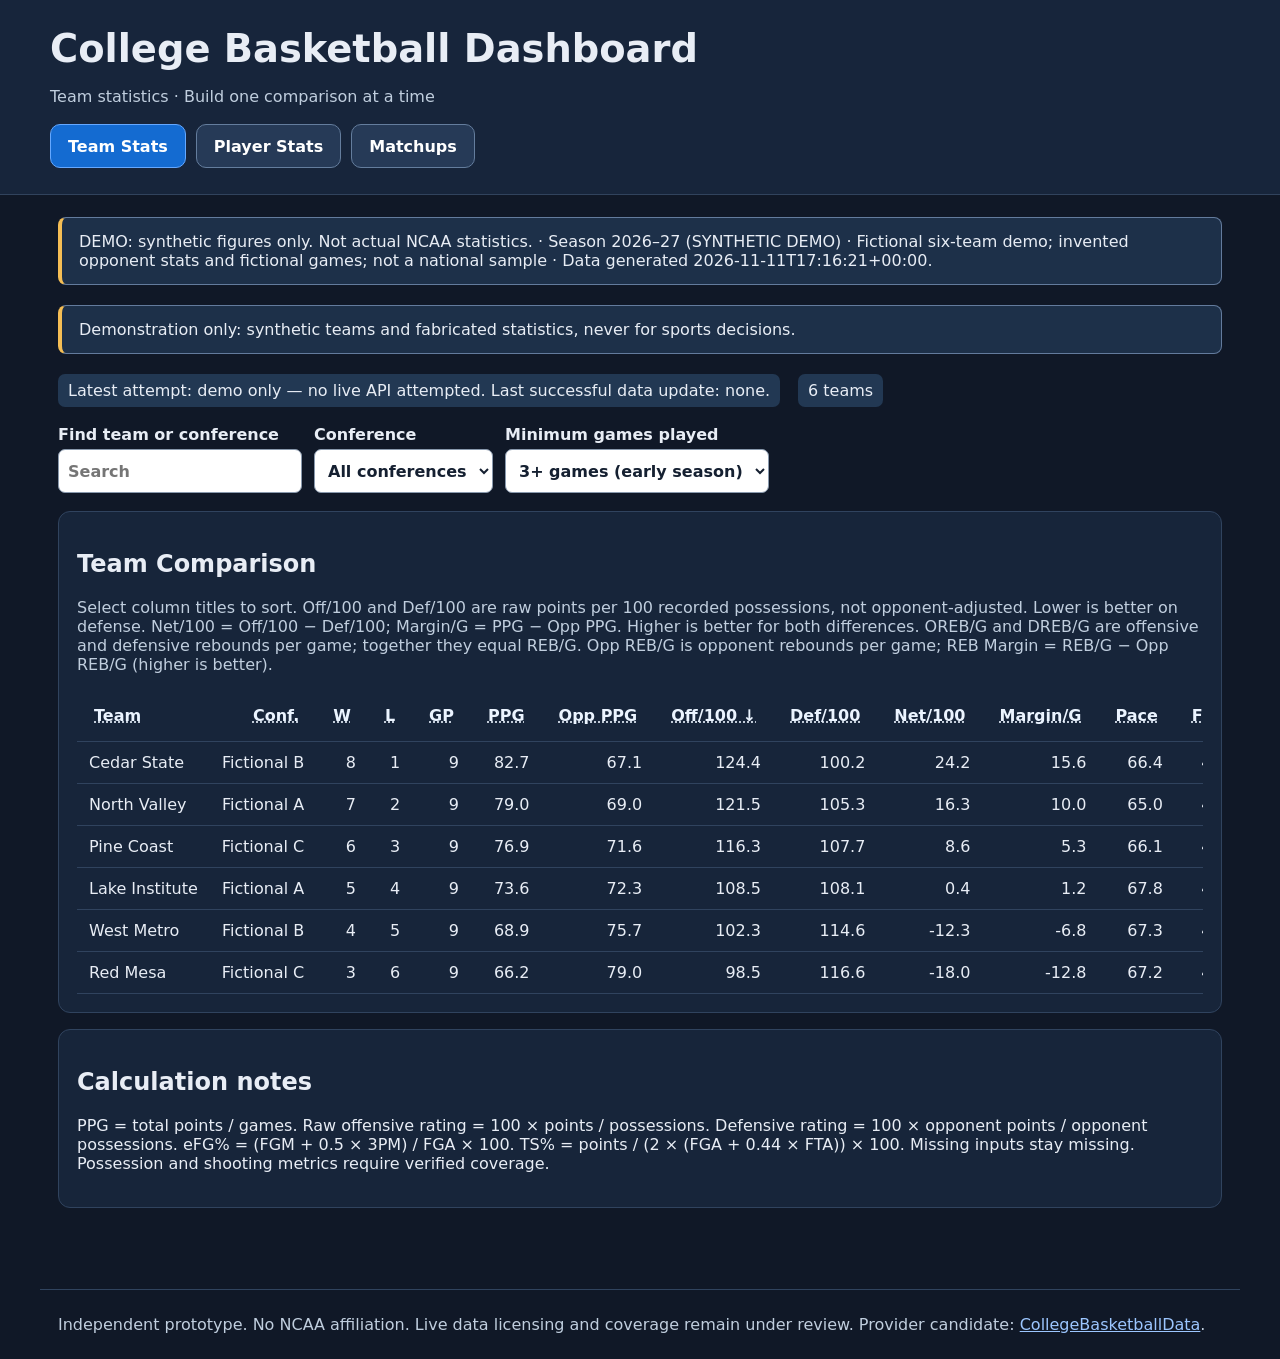
<file: index.html>
<!doctype html><html lang="en"><head><meta charset="utf-8"><meta name="viewport" content="width=device-width, initial-scale=1"><title>College Basketball | Team Dashboard</title><link rel="stylesheet" href="assets/style.css"></head><body data-mode="teams"><header><h1>College Basketball Dashboard</h1><p>Team statistics · Build one comparison at a time</p><nav aria-label="Main navigation"><a class="navlink" aria-current="page" href="index.html">Team Stats</a><a class="navlink" href="players.html">Player Stats</a><a class="navlink" href="matchups.html">Matchups</a></nav></header><main><section class="notice" id="status" role="status">Loading dashboard data…</section><section class="notice demo" hidden>Demonstration only: synthetic teams and fabricated statistics, never for sports decisions.</section><div class="statline"><span id="refresh">Latest refresh: not checked</span><span id="count">Loading…</span></div><div class="controls"><label>Find team or conference<input id="search" type="search" placeholder="Search"></label><label>Conference<select id="conference"><option value="">All conferences</option></select></label><label>Minimum games played<select id="minGames"><option value="0">All players/teams</option><option value="3" selected>3+ games (early season)</option><option value="5">5+ games</option></select></label></div><section class="panel"><h2>Team Comparison</h2><p class="muted">Select column titles to sort. Off/100 and Def/100 are raw points per 100 recorded possessions, not opponent-adjusted. Lower is better on defense. Net/100 = Off/100 − Def/100; Margin/G = PPG − Opp PPG. Higher is better for both differences. OREB/G and DREB/G are offensive and defensive rebounds per game; together they equal REB/G. Opp REB/G is opponent rebounds per game; REB Margin = REB/G − Opp REB/G (higher is better).</p><div class="table-wrap"><table><thead id="head"></thead><tbody id="body"></tbody></table></div></section><section class="panel"><h2>Calculation notes</h2><p>PPG = total points / games. Raw offensive rating = 100 × points / possessions. Defensive rating = 100 × opponent points / opponent possessions. eFG% = (FGM + 0.5 × 3PM) / FGA × 100. TS% = points / (2 × (FGA + 0.44 × FTA)) × 100. Missing inputs stay missing. Possession and shooting metrics require verified coverage.</p></section></main><footer class="footer">Independent prototype. No NCAA affiliation. Live data licensing and coverage remain under review. Provider candidate: <a href="https://collegebasketballdata.com/terms">CollegeBasketballData</a>.</footer><script src="assets/release.js" defer></script><script src="assets/app.js" defer></script></body></html>
</file>
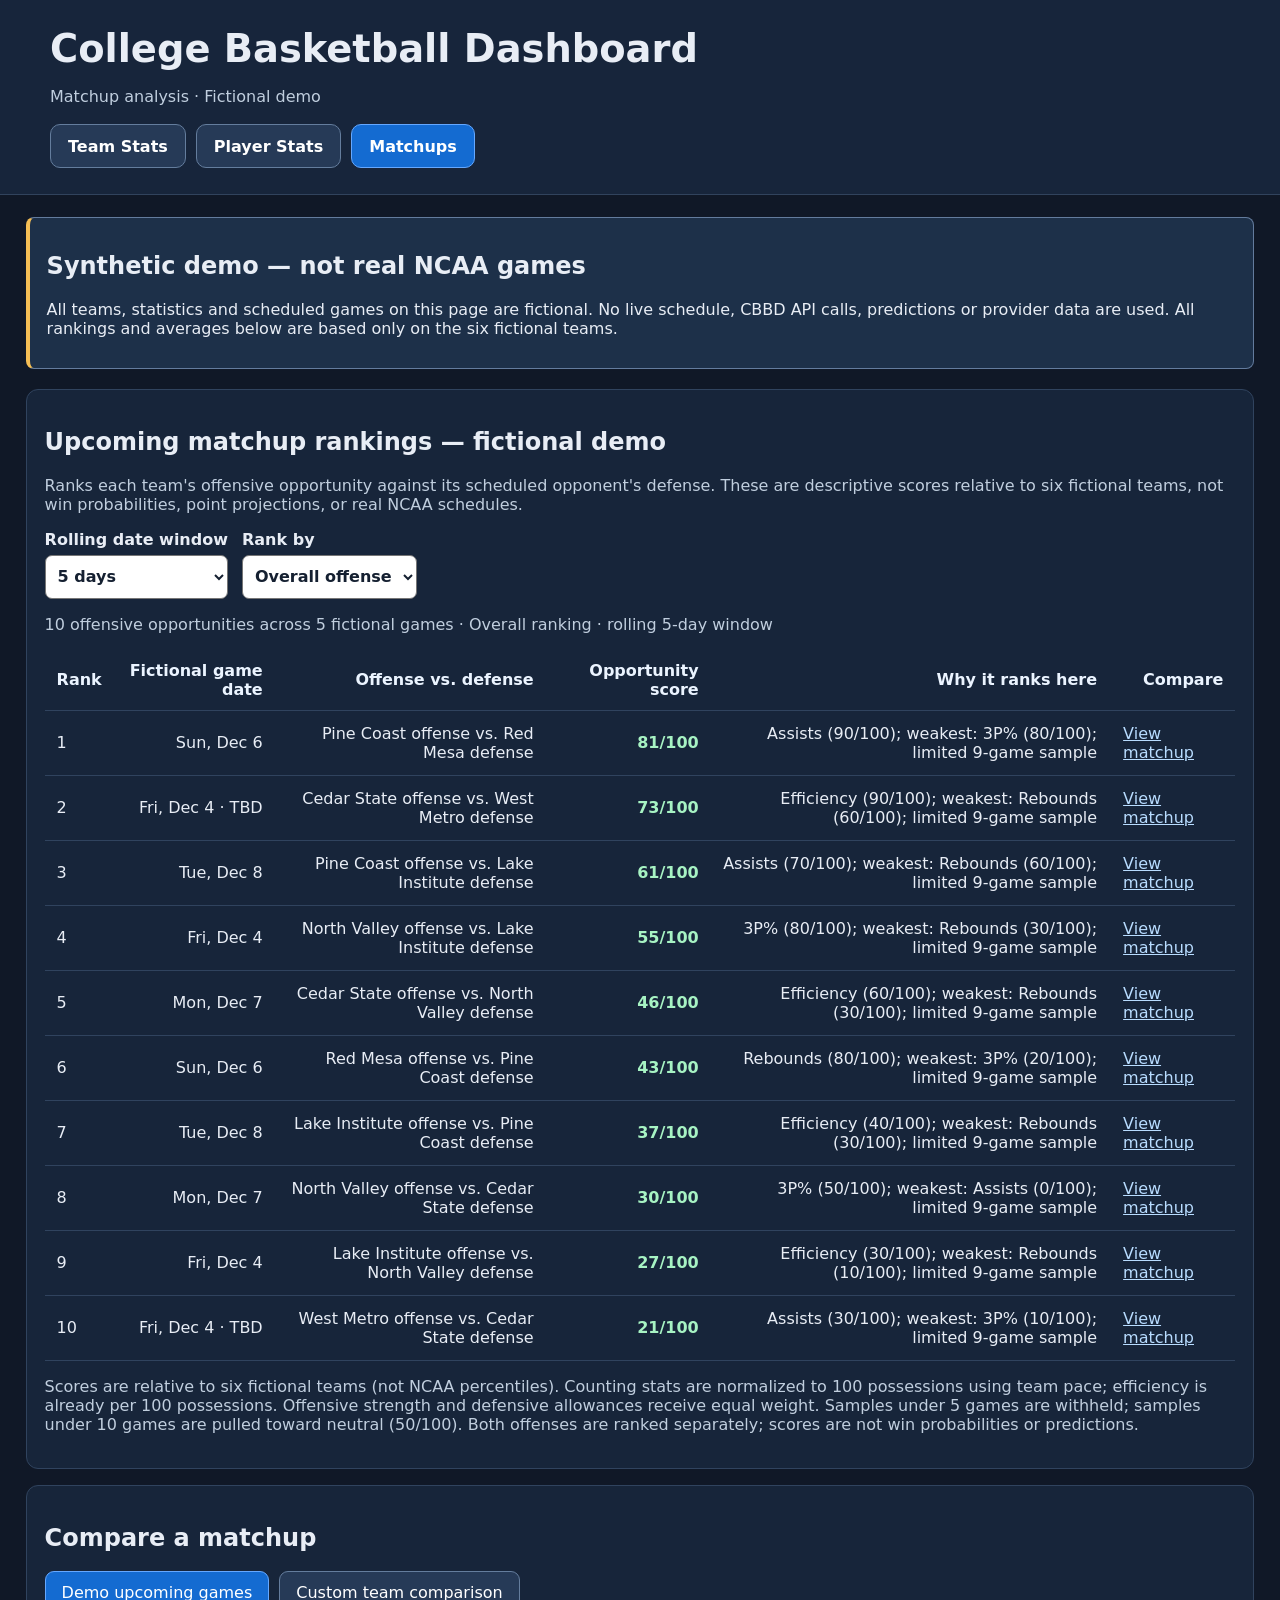
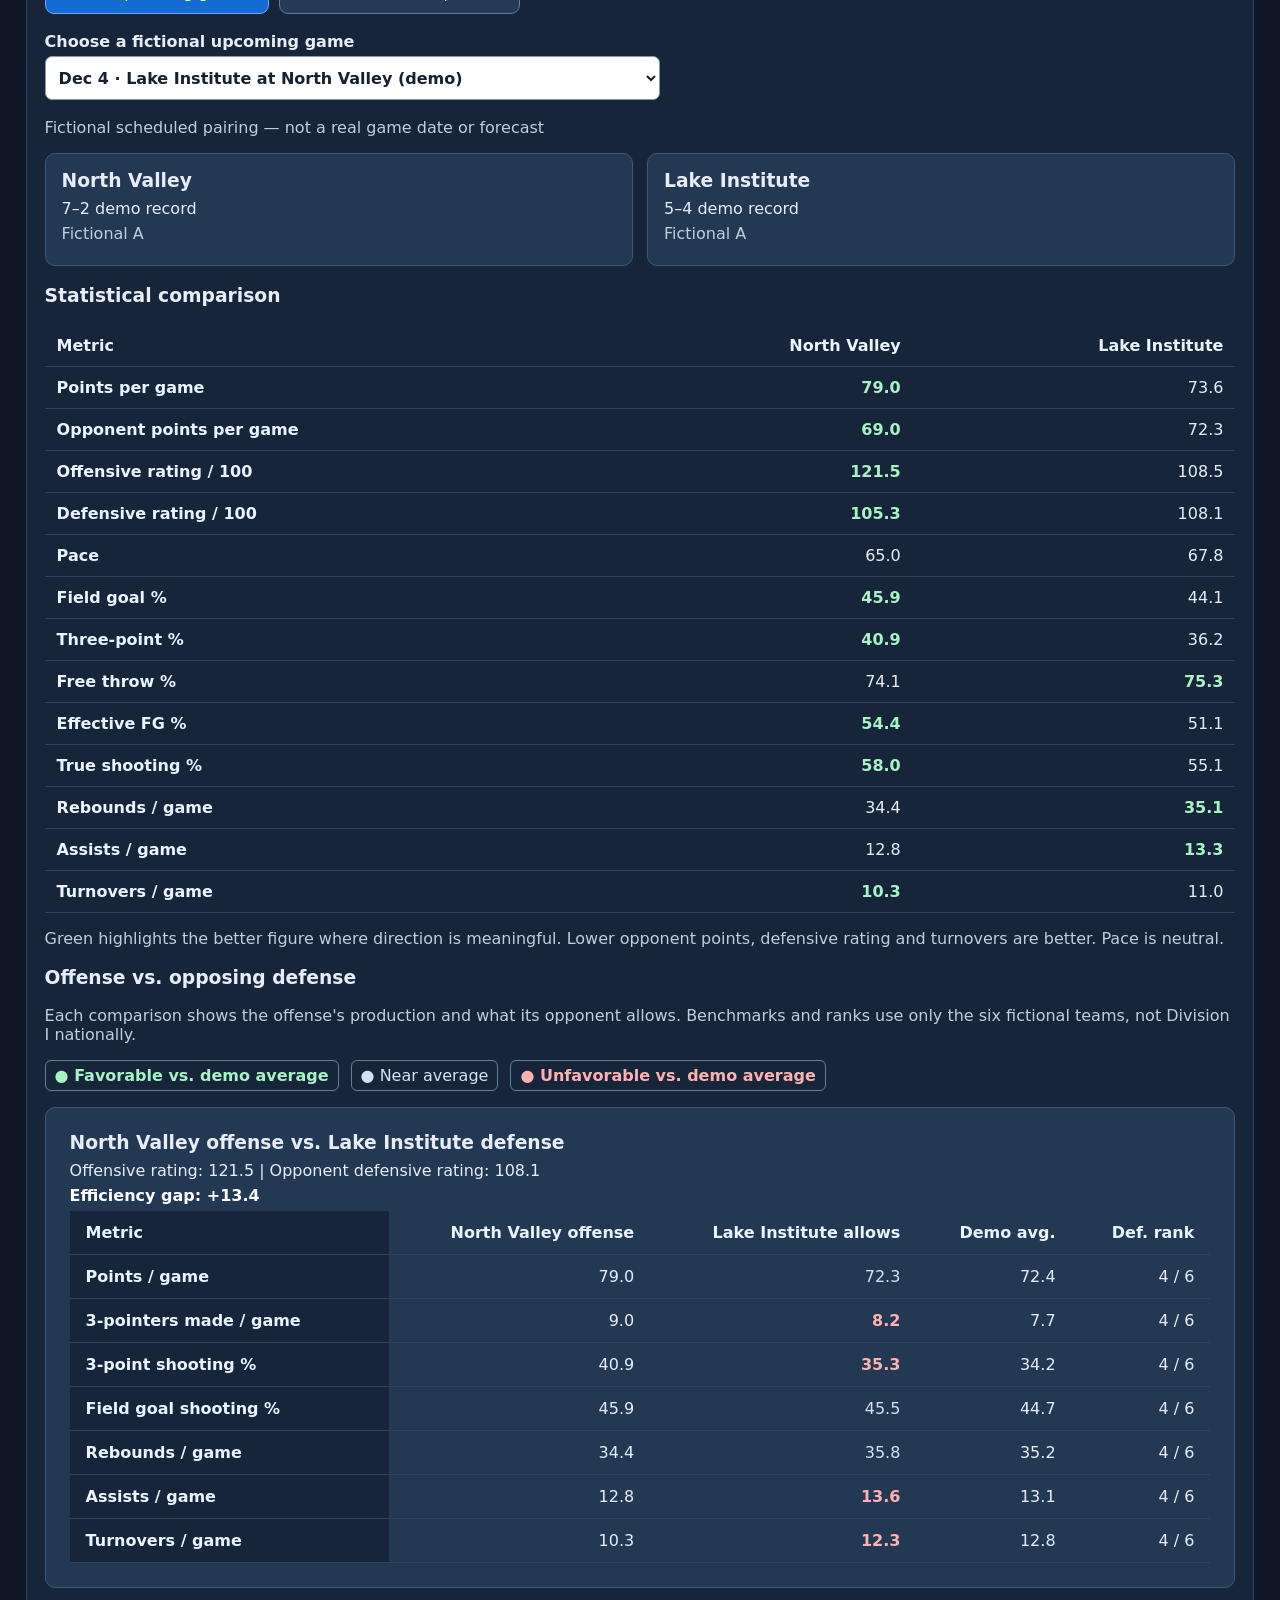
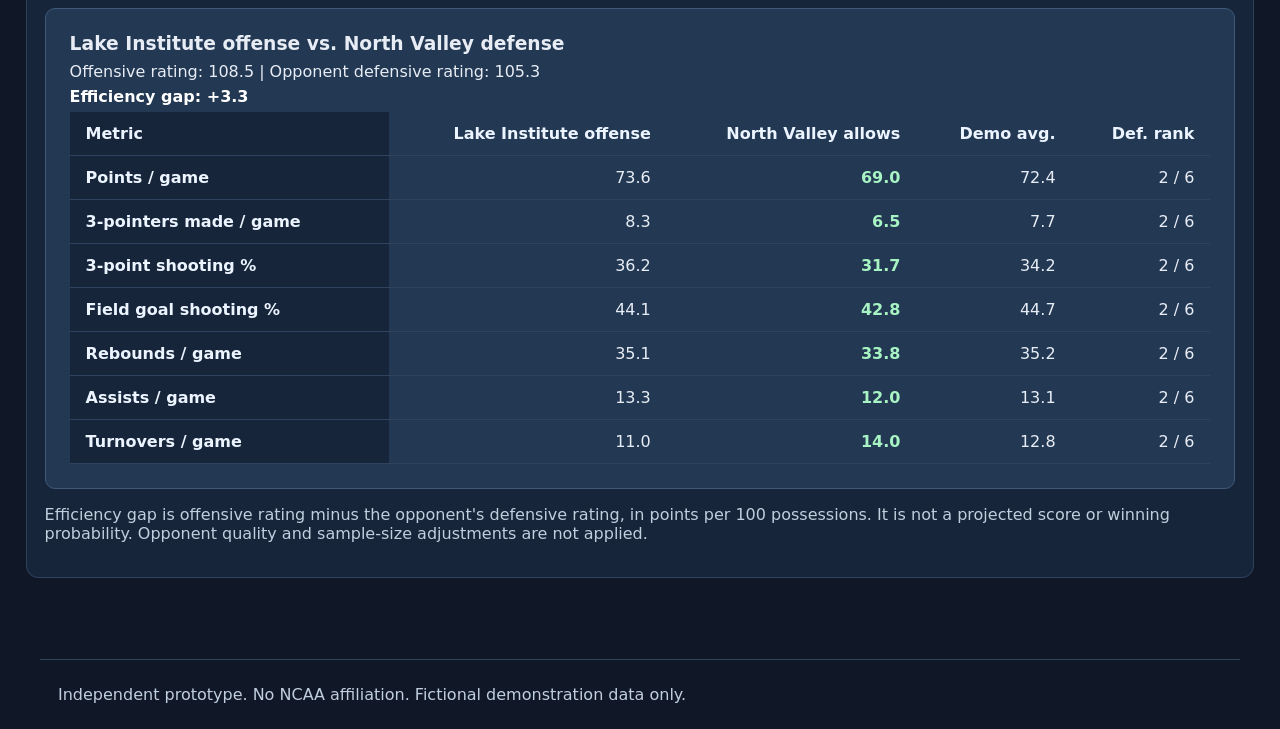
<file: matchups.html>
<!doctype html>
<html lang="en"><head><meta charset="utf-8"><meta name="viewport" content="width=device-width, initial-scale=1">
<title>College Basketball | Matchups</title><link rel="stylesheet" href="assets/style.css">
<style>
[hidden]{display:none!important}
.mode-picker{display:flex;flex-wrap:wrap;gap:10px;margin:15px 0}
.mode-picker button{font:inherit;color:#fff;background:#263a57;border:1px solid #647d9d;border-radius:9px;padding:11px 16px;cursor:pointer}
.mode-picker button[aria-pressed=true]{background:#146bd1;border-color:#65a8ff}
.compare-grid{display:grid;grid-template-columns:repeat(2,minmax(0,1fr));gap:14px}
#edges{grid-template-columns:minmax(0,1fr);gap:20px}
main{max-width:1500px;width:100%;padding-left:clamp(12px,2vw,28px);padding-right:clamp(12px,2vw,28px)}
#edges .compare-card{width:100%;min-width:0;padding:clamp(12px,2vw,24px)}
.compare-card{background:#223853;border:1px solid #415978;border-radius:10px;padding:16px;overflow-wrap:anywhere}
.compare-card h3{margin:0 0 8px}.compare-card p{margin:6px 0}
.compare-table th:first-child,.compare-table td:first-child{position:static}
.compare-table th,.compare-table td{text-align:right}.compare-table th:first-child,.compare-table td:first-child{text-align:left}
.compare-table .leader{color:#a7f3c3;font-weight:750}
@media(max-width:640px){.compare-grid{grid-template-columns:1fr}}

.benchmark-key{display:flex;flex-wrap:wrap;gap:12px;margin:10px 0 16px}
.benchmark-key span{border:1px solid #657c98;border-radius:6px;padding:5px 9px}
.favorable{color:#a7f3c3;font-weight:750}.unfavorable{color:#ffb1b1;font-weight:750}.neutral{color:#d7e1ef}
.benchmark-table th:first-child,.benchmark-table td:first-child{position:static;text-align:left}
.benchmark-table th,.benchmark-table td{text-align:right;padding:12px 16px}
.benchmark-table{width:100%;table-layout:auto}
.benchmark-table th:first-child,.benchmark-table td:first-child{width:28%;white-space:normal}
.benchmark-table th:not(:first-child),.benchmark-table td:not(:first-child){white-space:normal}
@media(max-width:700px){.benchmark-table th,.benchmark-table td{padding:9px 7px;font-size:.82rem}.benchmark-table th:first-child,.benchmark-table td:first-child{width:32%}}

.rank-controls{display:flex;flex-wrap:wrap;gap:14px;align-items:end;margin:14px 0}
.rank-controls label{display:flex;flex-direction:column;gap:6px;font-weight:650}
.rank-controls select{font:inherit;min-height:44px;border-radius:7px;padding:8px;background:#fff;color:#152031}
.ranking-table th:first-child,.ranking-table td:first-child{position:static}
.ranking-table td,.ranking-table th{white-space:normal}
.ranking-table button{font:inherit;color:#b8dcff;background:none;border:0;text-decoration:underline;cursor:pointer;text-align:left;padding:2px}
.ranking-table button:focus-visible{outline:3px solid #ffd37e}
.rank-score{font-weight:800;color:#a7f3c3}
@media(max-width:700px){.ranking-table td,.ranking-table th{padding:8px 7px;font-size:.84rem}}
</style></head>
<body><header><h1>College Basketball Dashboard</h1><p>Matchup analysis · Fictional demo</p>
<nav aria-label="Main navigation"><a class="navlink" href="index.html">Team Stats</a><a class="navlink" href="players.html">Player Stats</a><a class="navlink" aria-current="page" href="matchups.html">Matchups</a></nav></header>
<main>
<section class="notice"><h2>Synthetic demo — not real NCAA games</h2><p>All teams, statistics and scheduled games on this page are fictional. No live schedule, CBBD API calls, predictions or provider data are used. All rankings and averages below are based only on the six fictional teams.</p></section>
<section class="panel" id="rankings"><h2>Upcoming matchup rankings — fictional demo</h2>
<p class="muted">Ranks each team's offensive opportunity against its scheduled opponent's defense. These are descriptive scores relative to six fictional teams, not win probabilities, point projections, or real NCAA schedules.</p>
<div class="rank-controls"><label for="days">Rolling date window<select id="days"><option value="1">Today</option><option value="3">3 days</option><option value="5" selected>5 days</option><option value="7">7 days</option></select></label>
<label for="category">Rank by<select id="category"><option value="overall">Overall offense</option><option value="scoring">Scoring</option><option value="three">Three-pointers</option><option value="assists">Assists</option><option value="rebounds">Rebounding</option></select></label></div>
<p id="rankSummary" role="status" class="muted">Loading demo rankings…</p>
<div class="table-wrap"><table class="ranking-table"><thead><tr><th scope="col">Rank</th><th scope="col">Fictional game date</th><th scope="col">Offense vs. defense</th><th scope="col">Opportunity score</th><th scope="col">Why it ranks here</th><th scope="col">Compare</th></tr></thead><tbody id="rankingRows"></tbody></table></div>
<p class="muted">Scores are relative to six fictional teams (not NCAA percentiles). Counting stats are normalized to 100 possessions using team pace; efficiency is already per 100 possessions. Offensive strength and defensive allowances receive equal weight. Samples under 5 games are withheld; samples under 10 games are pulled toward neutral (50/100). Both offenses are ranked separately; scores are not win probabilities or predictions.</p>
</section>
<section class="panel" id="compare"><h2>Compare a matchup</h2>
<div class="mode-picker" role="group" aria-label="Comparison mode"><button id="upcomingMode" type="button" aria-pressed="true">Demo upcoming games</button><button id="customMode" type="button" aria-pressed="false">Custom team comparison</button></div>
<div id="upcomingControls" class="controls"><label for="game">Choose a fictional upcoming game<select id="game"></select></label></div>
<div id="customControls" class="controls" hidden><label for="teamA">Team A<select id="teamA"></select></label><label for="teamB">Team B<select id="teamB"></select></label></div>
<p id="message" role="status" class="muted">Loading fictional teams…</p>
<div id="results" hidden>
<div class="compare-grid"><div class="compare-card"><h3 id="nameA"></h3><p id="recordA"></p><p id="confA" class="muted"></p></div><div class="compare-card"><h3 id="nameB"></h3><p id="recordB"></p><p id="confB" class="muted"></p></div></div>
<h3>Statistical comparison</h3><div class="table-wrap"><table class="compare-table"><thead><tr><th scope="col">Metric</th><th scope="col" id="headA">Team A</th><th scope="col" id="headB">Team B</th></tr></thead><tbody id="metrics"></tbody></table></div>
<p class="muted">Green highlights the better figure where direction is meaningful. Lower opponent points, defensive rating and turnovers are better. Pace is neutral.</p>
<h3>Offense vs. opposing defense</h3><p class="muted">Each comparison shows the offense's production and what its opponent allows. Benchmarks and ranks use only the six fictional teams, not Division I nationally.</p><div class="benchmark-key"><span class="favorable">● Favorable vs. demo average</span><span class="neutral">● Near average</span><span class="unfavorable">● Unfavorable vs. demo average</span></div><div id="edges" class="compare-grid"></div>
<p class="muted">Efficiency gap is offensive rating minus the opponent's defensive rating, in points per 100 possessions. It is not a projected score or winning probability. Opponent quality and sample-size adjustments are not applied.</p>
</div></section></main>
<footer class="footer">Independent prototype. No NCAA affiliation. Fictional demonstration data only.</footer>
<script>
'use strict';
const $=id=>document.getElementById(id);
const metrics=[['ppg','Points per game',true],['oppPpg','Opponent points per game',false],['offRating','Offensive rating / 100',true],['defRating','Defensive rating / 100',false],['pace','Pace',null],['fgPct','Field goal %',true],['threePct','Three-point %',true],['ftPct','Free throw %',true],['eFg','Effective FG %',true],['tsPct','True shooting %',true],['rebounds','Rebounds / game',true],['assists','Assists / game',true],['turnovers','Turnovers / game',false]];
const allowedMetrics=[
 ['ppg','Points / game','oppPpg',true],
 ['threeMade','3-pointers made / game','oppThreeMade',true],
 ['threePct','3-point shooting %','oppThreePct',true],
 ['fgPct','Field goal shooting %','oppFgPct',true],
 ['rebounds','Rebounds / game','oppRebounds',true],
 ['assists','Assists / game','oppAssists',true],
 ['turnovers','Turnovers / game','turnoversForced',false]
];
let demoGames=[];
const categoryFields={
 scoring:[['offRating','defRating','Efficiency'],['ppg','oppPpg','Scoring']],
 three:[['threeMade','oppThreeMade','3PM'],['threePct','oppThreePct','3P%']],
 assists:[['assists','oppAssists','Assists']],
 rebounds:[['rebounds','oppRebounds','Rebounds']],
 overall:[['offRating','defRating','Efficiency'],['threeMade','oppThreeMade','3PM'],['threePct','oppThreePct','3P%'],['assists','oppAssists','Assists'],['rebounds','oppRebounds','Rebounds']]
};
const rateKeys=new Set(['ppg','oppPpg','threeMade','oppThreeMade','assists','oppAssists','rebounds','oppRebounds']);
const minGames=5,fullGames=10;
// Synthetic rolling schedule: dayOffset is a local calendar-day offset, not a real NCAA date.
function demoDate(offset){const d=new Date();d.setHours(12,0,0,0);d.setDate(d.getDate()+offset);return d}
function upcomingGames(){return demoGames.filter(g=>g.status==='scheduled'&&g.dayOffset>=0&&teams.some(t=>t.team===g.homeTeam)&&teams.some(t=>t.team===g.awayTeam))}
function eligibleGames(days){return upcomingGames().filter(g=>g.dayOffset<days)}
function gameLabel(g){return demoDate(g.dayOffset).toLocaleDateString(undefined,{month:'short',day:'numeric'})+' · '+g.awayTeam+' at '+g.homeTeam+(g.neutralSite?' (neutral)':'')+(g.startTimeTbd?' (tipoff TBD)':'')+' (demo)'}
function sampleSize(t){return valid(t.games)?t.games:(valid(t.wins)&&valid(t.losses)?t.wins+t.losses:0)}
function normalized(t,key){
 const v=t[key];
 if(!valid(v))return null;
 if(!rateKeys.has(key))return v;
 return valid(t.pace)&&t.pace>0?v*100/t.pace:null;
}
function relativeScore(value,key){
 const values=teams.map(t=>normalized(t,key)).filter(valid);
 if(!valid(value)||values.length<2)return null;
 const lower=values.filter(x=>x<value).length,equal=values.filter(x=>x===value).length;
 return 100*(lower+(equal-1)/2)/(values.length-1);
}
function opportunity(off,def,category){
 const games=Math.min(sampleSize(off),sampleSize(def));
 if(games<minGames)return {score:null,reason:'Insufficient sample ('+games+' games; minimum '+minGames+')'};
 const parts=[];
 for(const [offKey,defKey,label] of categoryFields[category]){
  const a=relativeScore(normalized(off,offKey),offKey),b=relativeScore(normalized(def,defKey),defKey);
  if(a===null||b===null)return {score:null,reason:'Missing '+label+' or pace data'};
  const raw=(a+b)/2;
  parts.push({label,raw,off:a,def:b});
 }
 const raw=parts.reduce((sum,p)=>sum+p.raw,0)/parts.length;
 const confidence=Math.min(1,games/fullGames);
 const score=50+(raw-50)*confidence;
 const ordered=[...parts].sort((a,b)=>b.raw-a.raw);
 const strongest=ordered[0],weakest=ordered[ordered.length-1];
 const explanation=strongest.label+' ('+Math.round(strongest.raw)+'/100)'+
 (parts.length>1?'; weakest: '+weakest.label+' ('+Math.round(weakest.raw)+'/100)':'')+
 (confidence<1?'; limited '+games+'-game sample':'');
 return {score,reason:explanation};
}
function renderRankings(){
 const count=Number($('days').value),category=$('category').value,rows=[];
 for(const game of eligibleGames(count)){
 const a=teams.find(t=>t.team===game.homeTeam),b=teams.find(t=>t.team===game.awayTeam);
 if(!a||!b)continue;
 for(const [off,def] of [[a,b],[b,a]])rows.push({game,off,def,...opportunity(off,def,category)});
 }
 rows.sort((a,b)=>(b.score??-1)-(a.score??-1)||a.game.dayOffset-b.game.dayOffset||a.off.team.localeCompare(b.off.team));
 const body=$('rankingRows');body.replaceChildren();
 let prior=null,rank=0;
 rows.forEach((item,index)=>{
 if(item.score!==null&&(prior===null||item.score!==prior))rank=index+1;
 prior=item.score;
 const tr=document.createElement('tr');
 const cells=[item.score===null?'—':String(rank),demoDate(item.game.dayOffset).toLocaleDateString(undefined,{weekday:'short',month:'short',day:'numeric'})+(item.game.startTimeTbd?' · TBD':''),item.off.team+' offense vs. '+item.def.team+' defense',item.score===null?'N/A':Math.round(item.score)+'/100',item.reason];
 cells.forEach((value,i)=>{const td=document.createElement('td');td.textContent=value;if(i===3)td.className='rank-score';tr.append(td)});
 const td=document.createElement('td'),button=document.createElement('button');button.type='button';button.textContent='View matchup';
 button.addEventListener('click',()=>{$('game').value=item.game.gameId;chooseMode('upcoming');$('compare').scrollIntoView({behavior:'smooth',block:'start'})});
 td.append(button);tr.append(td);body.append(tr);
 });
 $('rankSummary').textContent=rows.length+' offensive opportunities across '+eligibleGames(count).length+' fictional games · '+(category==='three'?'Three-pointers':category[0].toUpperCase()+category.slice(1))+' ranking · rolling '+count+'-day window';
}
let teams=[],mode='upcoming',realMode=false;
const valid=x=>typeof x==='number'&&Number.isFinite(x);
const fmt=x=>valid(x)?x.toLocaleString(undefined,{minimumFractionDigits:1,maximumFractionDigits:1}):'N/A';
function chooseMode(next){
 mode=next;
 $('upcomingMode').setAttribute('aria-pressed',String(mode==='upcoming'));
 $('customMode').setAttribute('aria-pressed',String(mode==='custom'));
 $('upcomingControls').hidden=mode!=='upcoming';
 $('customControls').hidden=mode!=='custom';
 render();
}
function render(){
 let a,b;
 if(mode==='upcoming'){
 const game=upcomingGames().find(g=>g.gameId===$('game').value);
 if(game){a=teams.find(t=>t.team===game.homeTeam);b=teams.find(t=>t.team===game.awayTeam)}
 }else{a=teams.find(t=>t.team===$('teamA').value);b=teams.find(t=>t.team===$('teamB').value)}
 if(!a||!b||a.team===b.team){$('results').hidden=true;$('message').textContent='Select two different teams.';return}
 $('results').hidden=false;
 $('message').textContent=mode==='upcoming'?'Fictional scheduled pairing — not a real game date or forecast':(realMode?'Custom comparison — approved dataset; descriptive statistics only':'Custom comparison — fictional statistics only');
 for(const [suffix,t] of [['A',a],['B',b]]){
 $('name'+suffix).textContent=t.team;$('record'+suffix).textContent=(t.wins??'—')+'–'+(t.losses??'—')+(realMode?' record':' demo record');
 $('conf'+suffix).textContent=t.conference||'Conference unavailable';$('head'+suffix).textContent=t.team;
 }
 const tbody=$('metrics');tbody.replaceChildren();
 for(const [key,label,higher] of metrics){
 const tr=document.createElement('tr'),th=document.createElement('th');th.scope='row';th.textContent=label;tr.append(th);
 for(const [v,other] of [[a[key],b[key]],[b[key],a[key]]]){
 const td=document.createElement('td');td.textContent=fmt(v);
 if(higher!==null&&valid(v)&&valid(other)&&v!==other&&((higher&&v>other)||(!higher&&v<other)))td.className='leader';
 tr.append(td);
 }tbody.append(tr);
 }
 const edges=$('edges');edges.replaceChildren();
 for(const [off,def] of [[a,b],[b,a]]){
 const div=document.createElement('div');div.className='compare-card';
 const h=document.createElement('h3');h.textContent=off.team+' offense vs. '+def.team+' defense';div.append(h);
 const p=document.createElement('p');p.textContent='Offensive rating: '+fmt(off.offRating)+' | Opponent defensive rating: '+fmt(def.defRating);div.append(p);
 const gap=document.createElement('p');gap.className='metric';const value=valid(off.offRating)&&valid(def.defRating)?off.offRating-def.defRating:null;
 gap.textContent='Efficiency gap: '+(value===null?'N/A':(value>=0?'+':'')+fmt(value));div.append(gap);
 const wrap=document.createElement('div');wrap.className='table-wrap';
 const table=document.createElement('table');table.className='benchmark-table';
 const head=document.createElement('thead');const hr=document.createElement('tr');
 for(const title of ['Metric',off.team+' offense',def.team+' allows',(realMode?'Dataset avg.':'Demo avg.'),'Def. rank']){const th=document.createElement('th');th.scope='col';th.textContent=title;hr.append(th)}
 head.append(hr);table.append(head);
 const body=document.createElement('tbody');
 for(const [offKey,label,defKey,higherOff] of allowedMetrics){
 const tr=document.createElement('tr');const th=document.createElement('th');th.scope='row';th.textContent=label;tr.append(th);
 const values=teams.map(t=>t[defKey]).filter(valid);
 const avg=values.length?values.reduce((sum,x)=>sum+x,0)/values.length:null;
 const rank=valid(def[defKey])?1+values.filter(x=>defKey==='turnoversForced'?x>def[defKey]:x<def[defKey]).length:null;
 const vals=[off[offKey],def[defKey],avg,rank];
 vals.forEach((v,i)=>{
 const td=document.createElement('td');td.textContent=i===3?(v===null?'N/A':v+' / '+values.length):fmt(v);
 if(i===1&&valid(v)&&valid(avg)){
 const delta=v-avg;const threshold=Math.max(0.3,Math.abs(avg)*0.025);
 td.className=Math.abs(delta)<=threshold?'neutral':(delta<0?'favorable':'unfavorable');
 if(defKey==='turnoversForced')td.className=Math.abs(delta)<=threshold?'neutral':(delta>0?'favorable':'unfavorable');
 }
 tr.append(td);
 });body.append(tr);
 }
 table.append(body);wrap.append(table);div.append(wrap);edges.append(div);
 }
}
async function init(){
 try{
 const response=await fetch('data/teams.json',{cache:'no-store'});
 if(!response.ok)throw Error('Team dataset unavailable');
 const data=await response.json();
 if(data.schemaVersion!==1||!Array.isArray(data.rows)||typeof data.demo!=='boolean')throw Error('Unsupported team dataset');
 realMode=data.demo===false;
 if(realMode){
   if(data.approvedForPrivateDisplay!==true||!data.generatedAt||!data.scope||!data.source||data.rows.length<2)throw Error('Real dataset requires explicit private-display approval and provenance');
   $('rankings').hidden=true;
   $('upcomingMode').hidden=true;
   $('upcomingControls').hidden=true;
   $('customMode').textContent='Custom team comparison';
   document.querySelector('header p').textContent='Matchup analysis · Approved team statistics';
   document.querySelector('main > .notice').replaceChildren(document.createTextNode('Approved team-statistics comparison only. No live schedule or upcoming-game rankings are available; this is not a prediction. Scope: '+data.scope));
   document.querySelector('#results > .muted:last-child').textContent='Efficiency gaps describe observed differences; they are not projected scores or win probabilities.';
   document.querySelector('.benchmark-key').previousElementSibling.textContent='Benchmarks use the loaded approved dataset, not necessarily all Division I teams.';
   document.querySelectorAll('.benchmark-key span').forEach(el=>{el.textContent=el.textContent.replace('demo average','dataset average')});
   document.querySelector('.footer').textContent='Independent prototype. No NCAA affiliation. Approved dataset only.';
 }else{
   const scheduleResponse=await fetch('data/demo-schedule.json',{cache:'no-store'});
   if(!scheduleResponse.ok)throw Error('Fictional schedule unavailable');
   const schedule=await scheduleResponse.json();
 if(schedule.schemaVersion!==1||schedule.demo!==true||schedule.season!==2027||schedule.mode!=='rolling-fictional-calendar'||!Array.isArray(schedule.rows))throw Error('Only approved fictional schedule data is supported');
 const ids=new Set();
 for(const g of schedule.rows){
  if(!g||typeof g.gameId!=='string'||!g.gameId.startsWith('demo-')||ids.has(g.gameId)||!Number.isInteger(g.dayOffset)||g.dayOffset<0||g.dayOffset>30||typeof g.homeTeam!=='string'||typeof g.awayTeam!=='string'||g.homeTeam===g.awayTeam||!['scheduled','final'].includes(g.status)||typeof g.startTimeTbd!=='boolean'||typeof g.neutralSite!=='boolean')throw Error('Invalid fictional schedule record');
  ids.add(g.gameId);
 }
 demoGames=schedule.rows.slice().sort((a,b)=>a.dayOffset-b.dayOffset||a.gameId.localeCompare(b.gameId));
 }
 if(!Array.isArray(data.rows))throw Error('Team rows missing');
 teams=data.rows.filter(t=>t&&typeof t.team==='string').sort((a,b)=>a.team.localeCompare(b.team));
 if(teams.length<2)throw Error('At least two teams are required');
 for(const id of ['teamA','teamB'])for(const t of teams){const o=document.createElement('option');o.value=t.team;o.textContent=t.team;$(id).append(o)}
 $('teamB').selectedIndex=1;
 if(!realMode)upcomingGames().forEach(g=>{const o=document.createElement('option');o.value=g.gameId;o.textContent=gameLabel(g);$('game').append(o)});
 $('days').addEventListener('change',renderRankings);
 $('category').addEventListener('change',renderRankings);
 if(!realMode)renderRankings();
 if(realMode)mode='custom';
 $('upcomingMode').addEventListener('click',()=>chooseMode('upcoming'));
 $('customMode').addEventListener('click',()=>chooseMode('custom'));
 $('game').addEventListener('change',render);$('teamA').addEventListener('change',render);$('teamB').addEventListener('change',render);
 if(realMode)chooseMode('custom');else render();
 }catch(error){$('message').textContent='Comparison unavailable: '+error.message;$('results').hidden=true}
}
init();
</script></body></html>
</file>
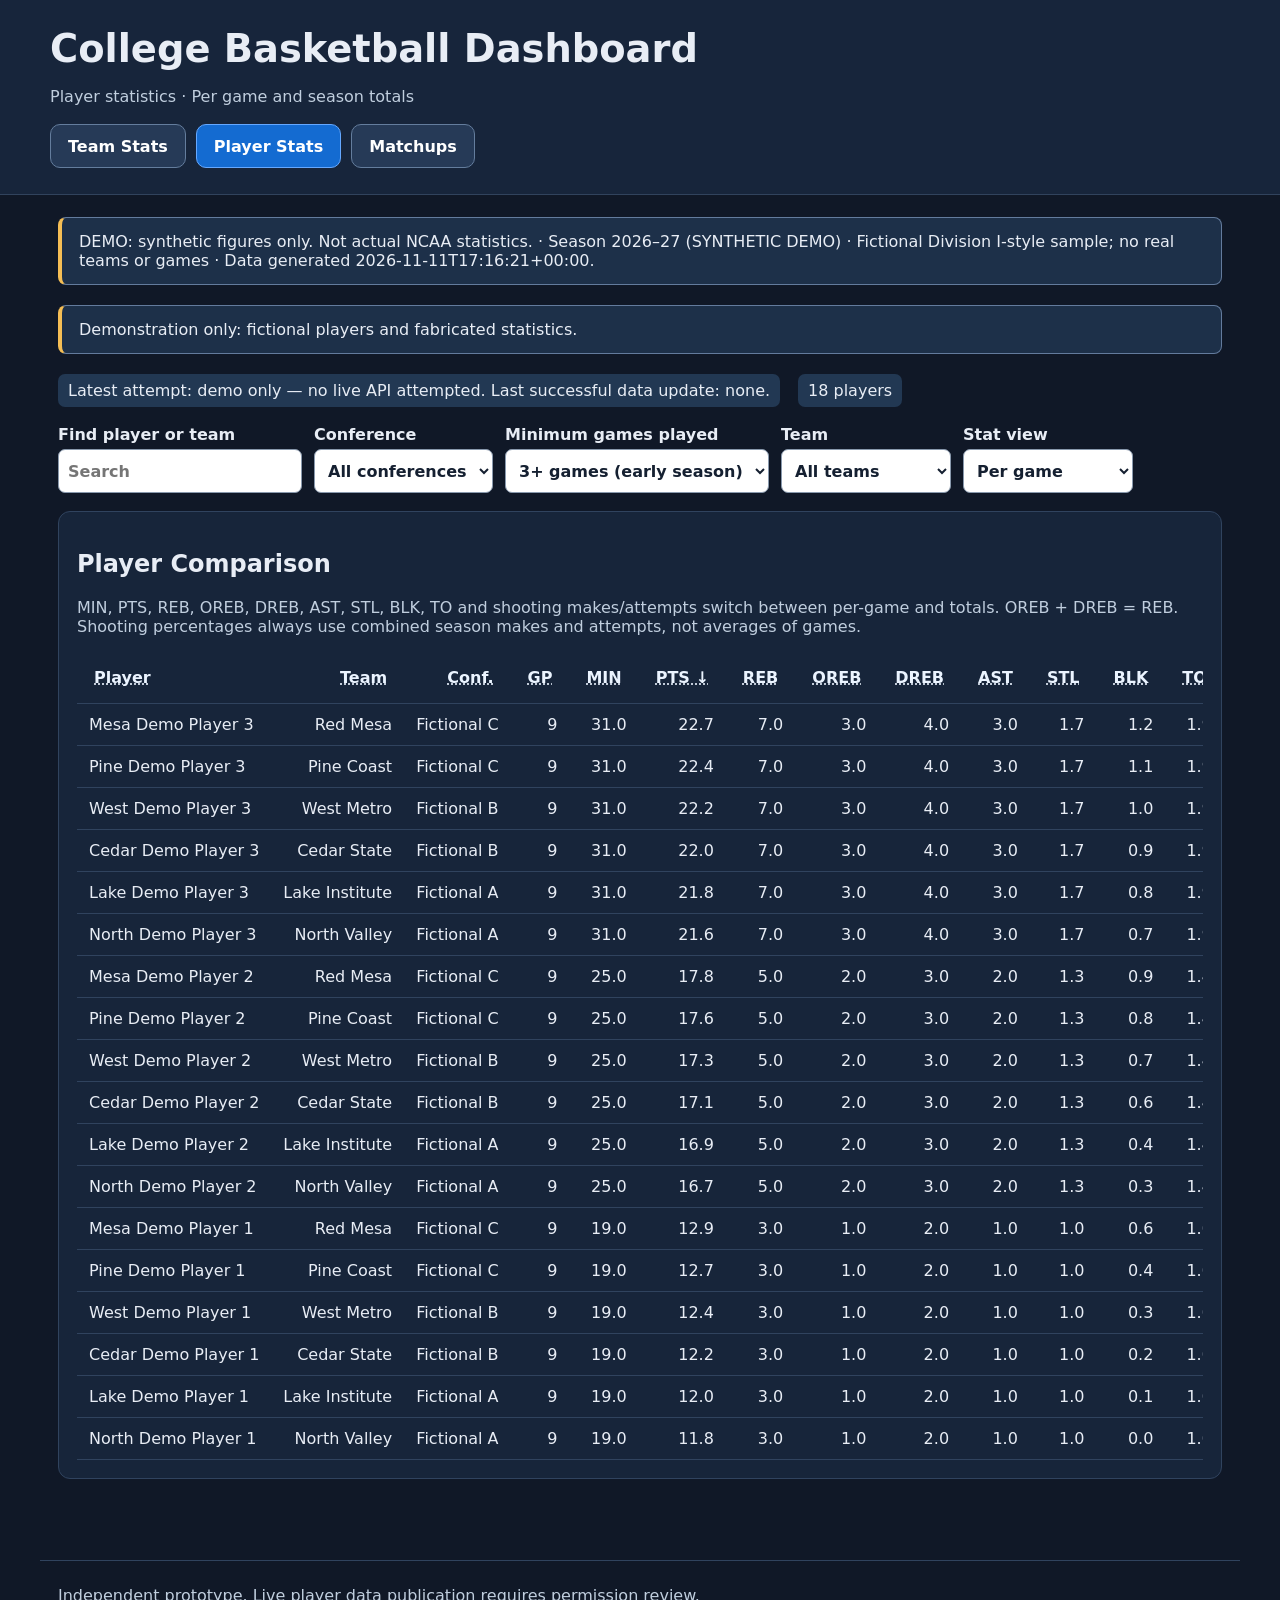
<file: players.html>
<!doctype html><html lang="en"><head><meta charset="utf-8"><meta name="viewport" content="width=device-width, initial-scale=1"><title>College Basketball | Player Dashboard</title><link rel="stylesheet" href="assets/style.css"></head><body data-mode="players"><header><h1>College Basketball Dashboard</h1><p>Player statistics · Per game and season totals</p><nav aria-label="Main navigation"><a class="navlink" href="index.html">Team Stats</a><a class="navlink" aria-current="page" href="players.html">Player Stats</a><a class="navlink" href="matchups.html">Matchups</a></nav></header><main><section class="notice" id="status" role="status">Loading dashboard data…</section><section class="notice demo" hidden>Demonstration only: fictional players and fabricated statistics.</section><div class="statline"><span id="refresh">Latest refresh: not checked</span><span id="count">Loading…</span></div><div class="controls"><label>Find player or team<input id="search" type="search" placeholder="Search"></label><label>Conference<select id="conference"><option value="">All conferences</option></select></label><label>Minimum games played<select id="minGames"><option value="0">All players/teams</option><option value="3" selected>3+ games (early season)</option><option value="5">5+ games</option></select></label><label>Team<select id="team"><option value="">All teams</option></select></label><label>Stat view<select id="view"><option value="perGame">Per game</option><option value="totals">Season totals</option></select></label></div><section class="panel"><h2>Player Comparison</h2><p class="muted">MIN, PTS, REB, OREB, DREB, AST, STL, BLK, TO and shooting makes/attempts switch between per-game and totals. OREB + DREB = REB. Shooting percentages always use combined season makes and attempts, not averages of games.</p><div class="table-wrap"><table><thead id="head"></thead><tbody id="body"></tbody></table></div></section></main><footer class="footer">Independent prototype. Live player data publication requires permission review.</footer><script src="assets/release.js" defer></script><script src="assets/app.js" defer></script></body></html>
</file>
<file: assets/style.css>
:root{font-family:Inter,system-ui,-apple-system,'Segoe UI',sans-serif;color:#e8edf5;background:#101827}*{box-sizing:border-box}body{margin:0}header{background:#17253b;padding:26px max(18px,calc((100vw - 1180px)/2));border-bottom:1px solid #31435d}h1{margin:0 0 6px;font-size:clamp(1.6rem,3vw,2.4rem)}header p,.muted{color:#c0cede}nav{display:flex;flex-wrap:wrap;gap:10px;margin-top:18px}.navlink{display:inline-flex;align-items:center;min-height:44px;padding:10px 17px;border:1px solid #647d9d;border-radius:10px;color:#fff;text-decoration:none;background:#263a57;font-weight:650}.navlink[aria-current=page]{background:#146bd1;border-color:#65a8ff}.navlink:hover{background:#315477}.navlink:focus-visible,button:focus-visible,input:focus-visible,select:focus-visible{outline:3px solid #ffd37e;outline-offset:3px}main{max-width:1200px;margin:0 auto;padding:22px 18px 65px}.notice{border:1px solid #637b9d;border-left:4px solid #f5be55;padding:14px 17px;border-radius:8px;background:#1d3049;margin-bottom:20px}.controls{display:flex;flex-wrap:wrap;gap:12px;align-items:end;margin:18px 0}.controls label{display:flex;flex-direction:column;gap:5px;font-weight:650}.controls input,.controls select{font:inherit;min-height:44px;background:#fff;color:#152031;border:1px solid #8999ad;border-radius:7px;padding:9px;min-width:170px}.panel{background:#17253a;border:1px solid #30435e;border-radius:12px;padding:18px;margin:16px 0}.table-wrap{overflow:auto;max-width:100%}table{border-collapse:collapse;width:100%;white-space:nowrap;text-align:right}th,td{padding:11px 12px;border-bottom:1px solid #30435e}th:first-child,td:first-child{text-align:left;position:sticky;left:0;background:#17253a}th{color:#ebf4ff}button.sort{background:none;border:0;color:inherit;text-decoration:underline;text-decoration-style:dotted;cursor:pointer;font:inherit;font-weight:700;padding:5px}tr:hover td{background:#243850}tr:hover td:first-child{background:#243850}.metric{font-weight:800;color:#fff}.footer{padding:25px 18px;color:#c0cede;border-top:1px solid #30435e;max-width:1200px;margin:auto}.footer a{color:#9cc6ff}.statline{display:flex;flex-wrap:wrap;gap:18px}.statline span{padding:7px 10px;background:#223853;border-radius:7px}@media(max-width:600px){.controls label{width:100%}.controls input,.controls select{width:100%}th,td{padding:10px 9px}}
</file>
